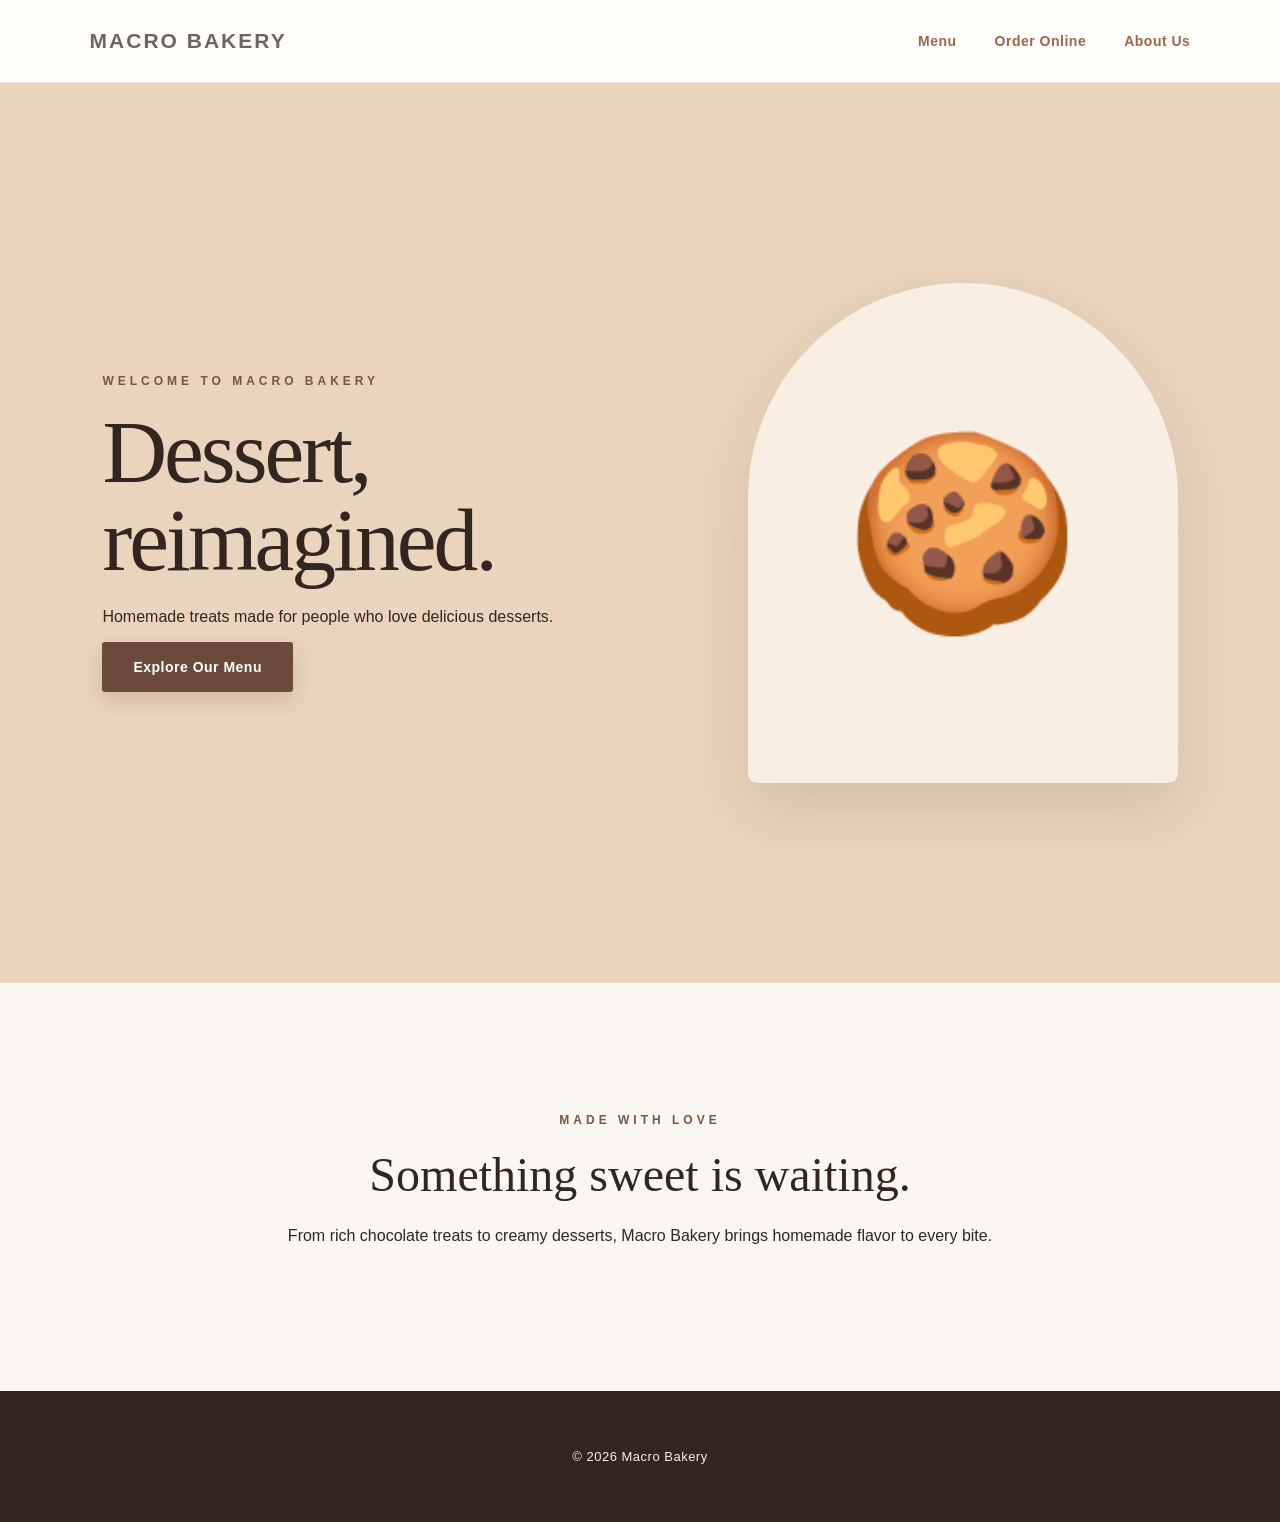
<file: index.html>
<!DOCTYPE html>
<html lang="en">

<head>
    <meta charset="UTF-8">
    <meta name="viewport" content="width=device-width, initial-scale=1.0">
    <title>Macro Bakery</title>
    <link rel="stylesheet" href="style.css">
</head>

<body>

    <nav>
        <div class="logo">
            <a href="index.html">MACRO BAKERY</a>
        </div>

        <div class="nav-links">
            <a href="menu.html">Menu</a>
            <a href="order.html">Order Online</a>
            <a href="about.html">About Us</a>
        </div>
    </nav>

    <section class="home-hero">
        <div class="home-content">
            <p class="small-title">WELCOME TO MACRO BAKERY</p>

            <h1>
                Dessert,<br>
                reimagined.
            </h1>

            <p>
                Homemade treats made for people who love
                delicious desserts.
            </p>

            <a href="menu.html" class="main-button">
                Explore Our Menu
            </a>
        </div>

        <div class="hero-decoration">
            🍪
        </div>
    </section>

    <section class="home-intro">
        <p class="small-title">MADE WITH LOVE</p>

        <h2>Something sweet is waiting.</h2>

        <p>
            From rich chocolate treats to creamy desserts,
            Macro Bakery brings homemade flavor to every bite.
        </p>
    </section>

    <footer>
        <p>© 2026 Macro Bakery</p>
    </footer>

</body>

</html>
</file>
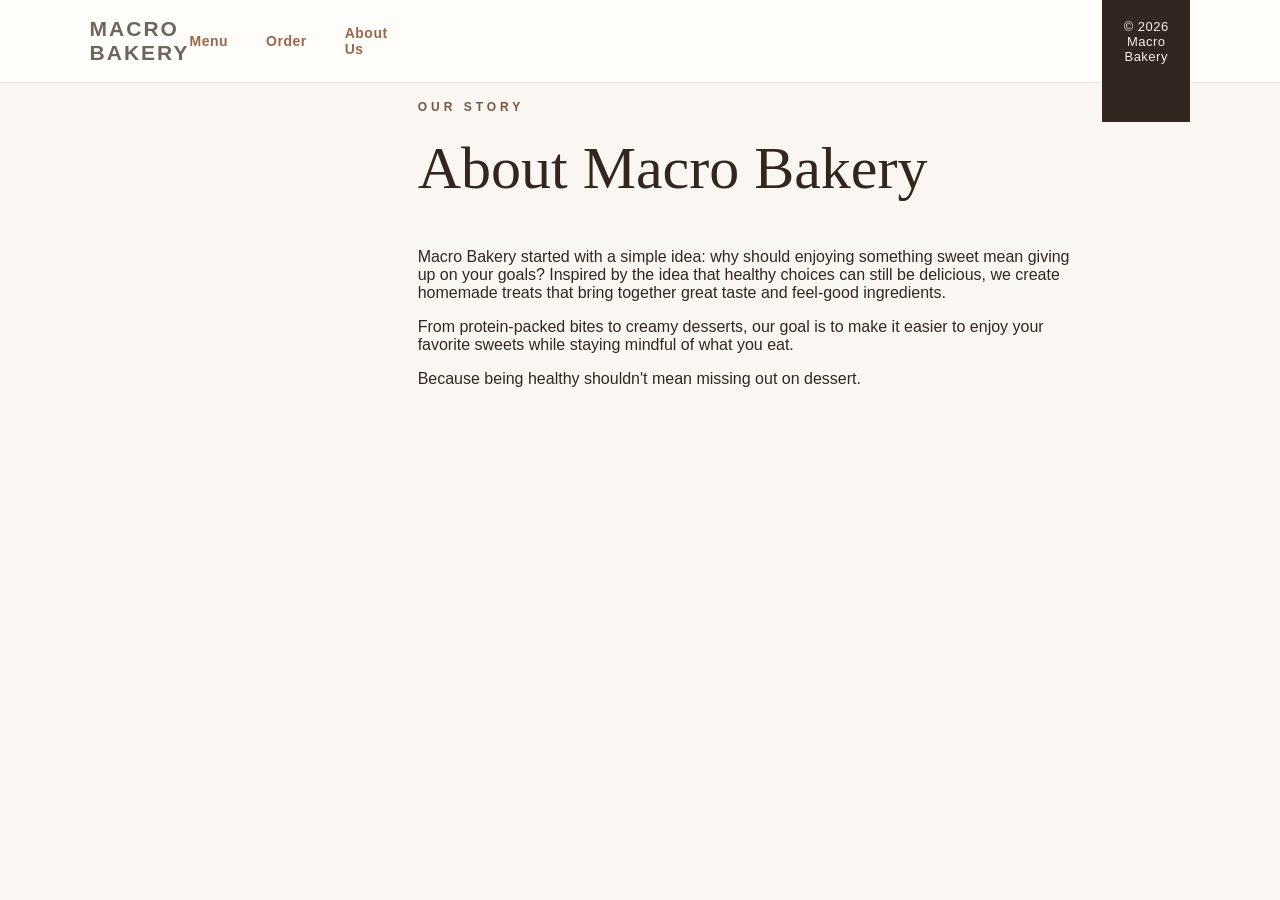
<file: about.html>
<!DOCTYPE html>
<html lang="en">

<head>
    <meta charset="UTF-8">
    <meta name="viewport" content="width=device-width, initial-scale=1.0">
    <title>About Us | Macro Bakery</title>
    <link rel="stylesheet" href="style.css">
</head>

<body>

    <nav>
        <div class="logo">
            <a href="index.html">MACRO BAKERY</a>
        </div>

        <div class="nav-links">
    <a href="menu.html">Menu</a>
    <a href="order.html">Order</a>
    <a href="about.html">About Us</a>
</div>


    <main class="about-page">

        <p class="small-title">OUR STORY</p>

        <h1>About Macro Bakery</h1>

        <p>
            Macro Bakery started with a simple idea: why should
            enjoying something sweet mean giving up on your goals?
            Inspired by the idea that healthy choices can still be
            delicious, we create homemade treats that bring together
            great taste and feel-good ingredients.
        </p>

        <p>
            From protein-packed bites to creamy desserts, our goal
            is to make it easier to enjoy your favorite sweets while
            staying mindful of what you eat.
        </p>

        <p>
            Because being healthy shouldn't mean missing out on dessert.
        </p>

    </main>


    <footer>
        <p>© 2026 Macro Bakery</p>
    </footer>

</body>

</html>
</file>
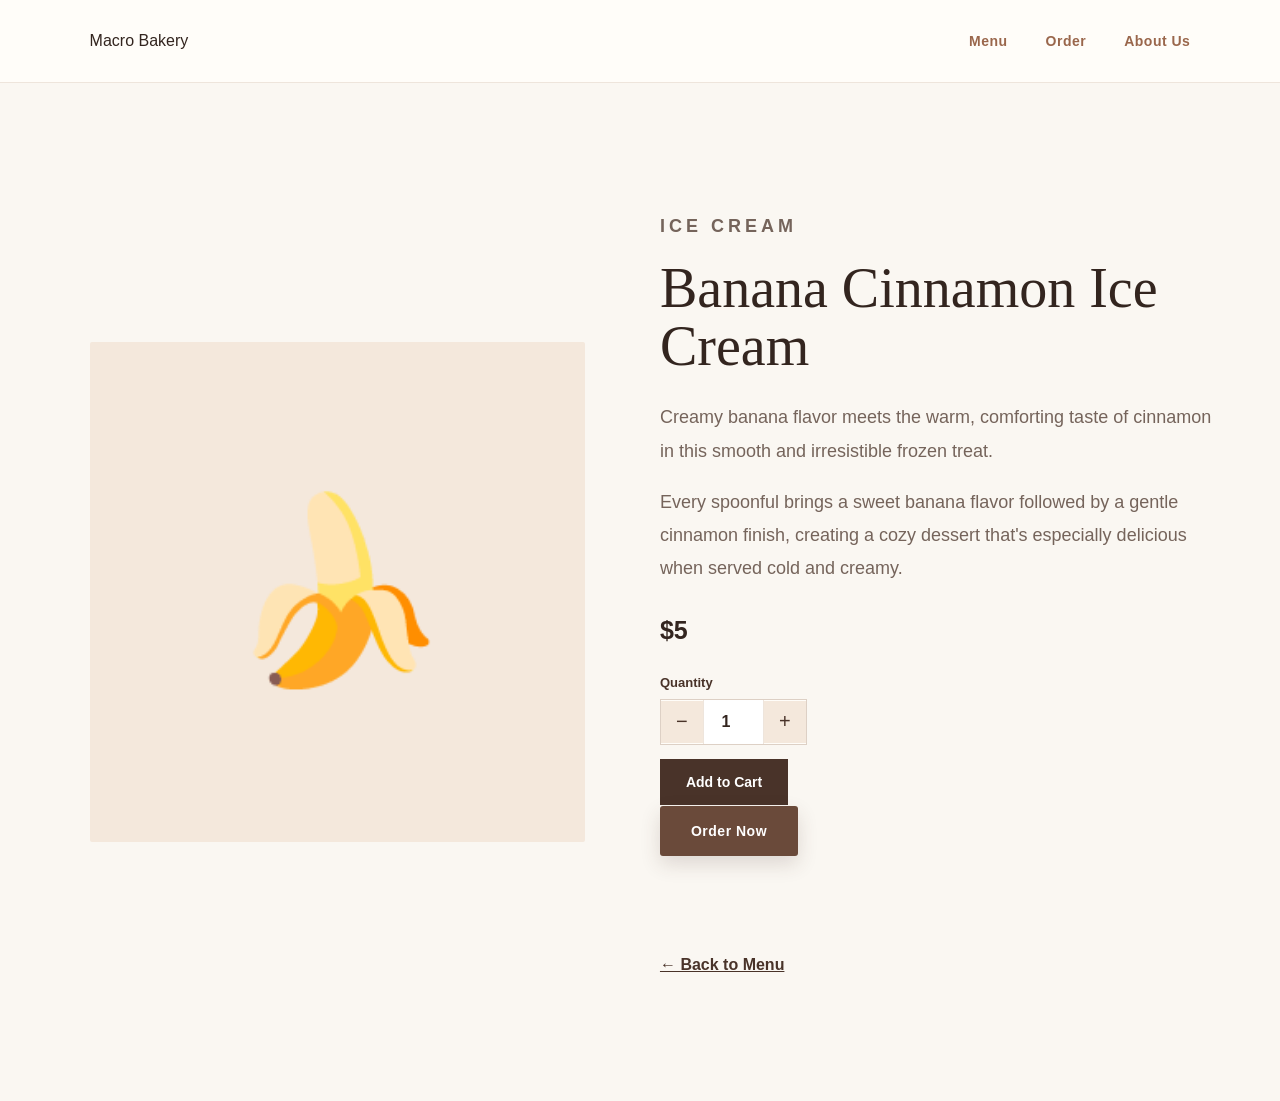
<file: banana-cinnamon.html>
<!DOCTYPE html>
<html>

<head>
    <title>Banana Cinnamon Ice Cream | Macro Bakery</title>
    <link rel="stylesheet" href="style.css">
</head>

<body>

    <nav>
        <div class="logo">Macro Bakery</div>

        <div class="nav-links">
    <a href="menu.html">Menu</a>
    <a href="order.html">Order</a>
    <a href="about.html">About Us</a>
</div>
    </nav>

    <main class="product-page">

        <div class="product-content">

            <div class="product-image">
                🍌
            </div>

            <div class="product-info">

                <p class="small-title">
                    ICE CREAM
                </p>

                <h1>
                    Banana Cinnamon Ice Cream
                </h1>

                <p>
                    Creamy banana flavor meets the warm,
                    comforting taste of cinnamon in this
                    smooth and irresistible frozen treat.
                </p>

                <p>
                    Every spoonful brings a sweet banana
                    flavor followed by a gentle cinnamon
                    finish, creating a cozy dessert that's
                    especially delicious when served cold
                    and creamy.
                </p>

                <h2>$5</h2>
                <div class="quantity-box">
    <label for="quantity">Quantity</label>

    <div class="quantity-controls">
        <button type="button" onclick="changeQuantity(-1)">−</button>

        <input type="number" id="quantity" value="1" min="1">

        <button type="button" onclick="changeQuantity(1)">+</button>
    </div>

    <button class="add-cart-button" onclick="addToCart()">
        Add to Cart
    </button>
</div>
                <a href="order.html" class="main-button">
    Order Now
</a>

                <div style="margin-top: 70px;">
                    <a href="menu.html" class="back-button">
    ← Back to Menu
</a>
                </div>

            </div>

        </div>

    </main>

</body>
<script>
function changeQuantity(amount) {
    const quantity = document.getElementById("quantity");
    let value = Number(quantity.value) + amount;

    if (value < 1) {
        value = 1;
    }

    quantity.value = value;
}

function addToCart() {
    const quantity = Number(document.getElementById("quantity").value);

    let cart = JSON.parse(localStorage.getItem("cart")) || [];

    const existingItem = cart.find(item => item.name === "Banana Cinnamon Ice Cream");

    if (existingItem) {
        existingItem.quantity += quantity;
    } else {
        cart.push({
            name: "Banana Cinnamon Ice Cream",
            price: 5,
            quantity: quantity
        });
    }

    localStorage.setItem("cart", JSON.stringify(cart));

    alert("Added to cart!");
}
</script>
</html>
</file>
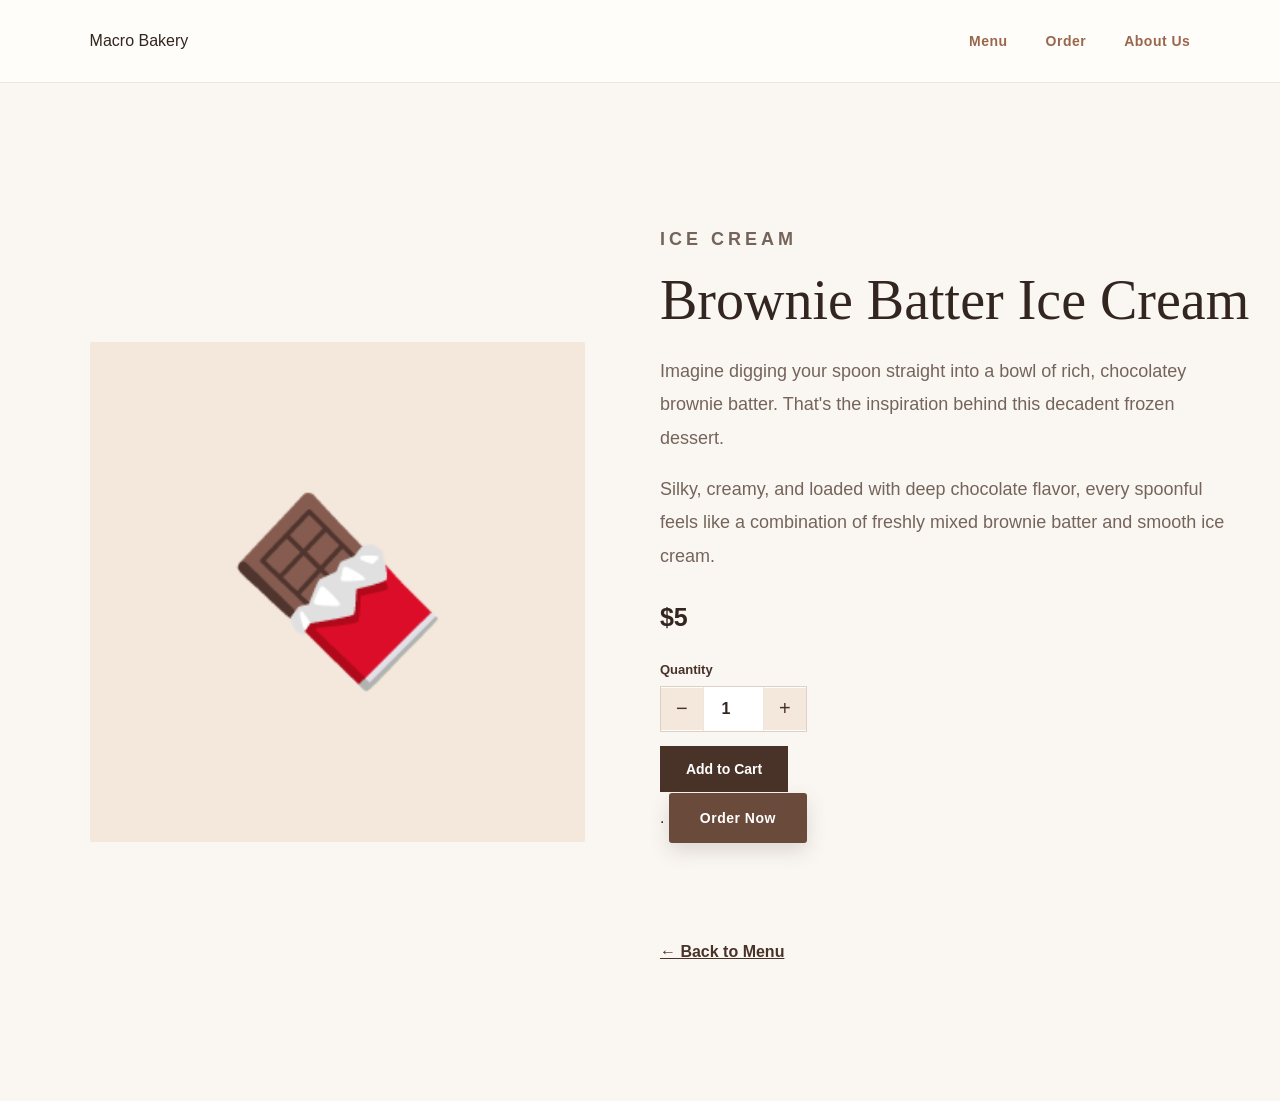
<file: brownie-batter.html>
<!DOCTYPE html>
<html>

<head>
    <title>Brownie Batter Ice Cream | Macro Bakery</title>
    <link rel="stylesheet" href="style.css">
</head>

<body>

    <nav>
        <div class="logo">Macro Bakery</div>

        <div class="nav-links">
    <a href="menu.html">Menu</a>
    <a href="order.html">Order</a>
    <a href="about.html">About Us</a>
</div>
    </nav>

    <main class="product-page">

        <div class="product-content">

            <div class="product-image">
                🍫
            </div>

            <div class="product-info">

                <p class="small-title">
                    ICE CREAM
                </p>

                <h1>
                    Brownie Batter Ice Cream
                </h1>

                <p>
                    Imagine digging your spoon straight into
                    a bowl of rich, chocolatey brownie batter.
                    That's the inspiration behind this
                    decadent frozen dessert.
                </p>

                <p>
                    Silky, creamy, and loaded with deep
                    chocolate flavor, every spoonful feels
                    like a combination of freshly mixed
                    brownie batter and smooth ice cream.
                </p>

                <h2>$5</h2>
                <div class="quantity-box">
    <label for="quantity">Quantity</label>

    <div class="quantity-controls">
        <button type="button" onclick="changeQuantity(-1)">−</button>

        <input type="number" id="quantity" value="1" min="1">

        <button type="button" onclick="changeQuantity(1)">+</button>
    </div>

    <button class="add-cart-button" onclick="addToCart()">
        Add to Cart
    </button>
</div>.       
               <a href="order.html" class="main-button">
    Order Now
</a>

                <div style="margin-top: 70px;">
                    <a href="menu.html" class="back-button">
    ← Back to Menu
</a>
                </div>

            </div>

        </div>

    </main>

</body>
<script>
function changeQuantity(amount) {
    const quantity = document.getElementById("quantity");
    let value = Number(quantity.value) + amount;

    if (value < 1) {
        value = 1;
    }

    quantity.value = value;
}

function addToCart() {
    const quantity = Number(document.getElementById("quantity").value);

    let cart = JSON.parse(localStorage.getItem("cart")) || [];

    const existingItem = cart.find(item => item.name === "Brownie Batter Ice Cream");

    if (existingItem) {
        existingItem.quantity += quantity;
    } else {
        cart.push({
            name: "Brownie Batter Ice Cream",
            price: 5,
            quantity: quantity
        });
    }

    localStorage.setItem("cart", JSON.stringify(cart));

    alert("Added to cart!");
}
</script>
</html>
</file>
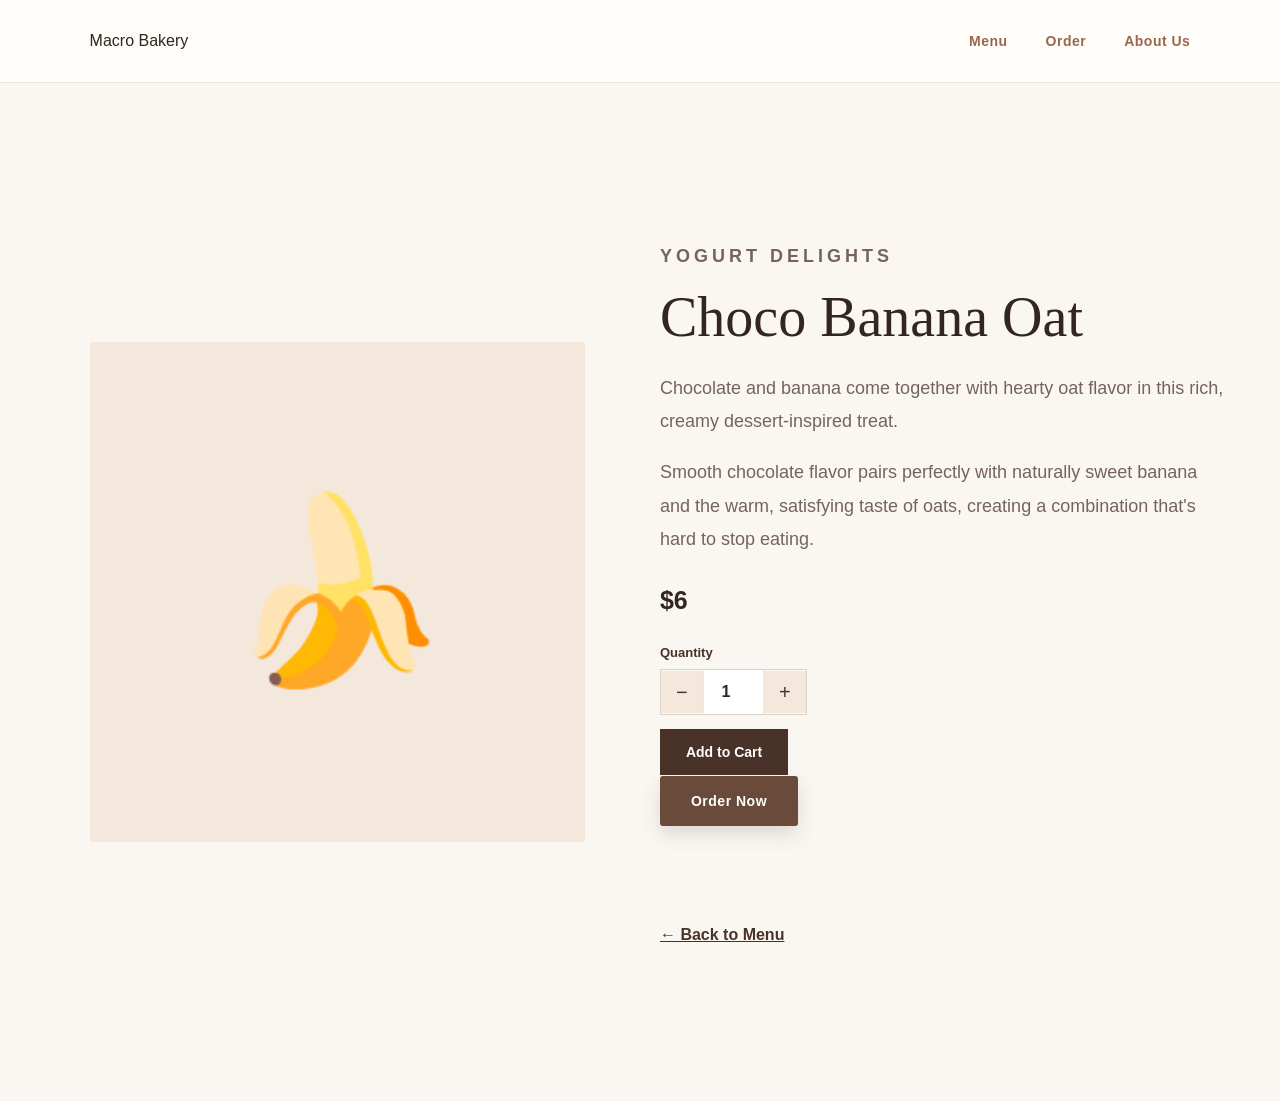
<file: choco-banana-oat.html>
<!DOCTYPE html>
<html>

<head>
    <title>Choco Banana Oat | Macro Bakery</title>
    <link rel="stylesheet" href="style.css">
</head>

<body>

    <nav>
        <div class="logo">Macro Bakery</div>

        <div class="nav-links">
    <a href="menu.html">Menu</a>
    <a href="order.html">Order</a>
    <a href="about.html">About Us</a>
</div>
    </nav>

    <main class="product-page">

        <div class="product-content">

            <div class="product-image">
                🍌
            </div>

            <div class="product-info">

                <p class="small-title">
                    YOGURT DELIGHTS
                </p>

                <h1>
                    Choco Banana Oat
                </h1>

                <p>
                    Chocolate and banana come together with
                    hearty oat flavor in this rich, creamy
                    dessert-inspired treat.
                </p>

                <p>
                    Smooth chocolate flavor pairs perfectly
                    with naturally sweet banana and the warm,
                    satisfying taste of oats, creating a
                    combination that's hard to stop eating.
                </p>

                <h2>$6</h2>
                <div class="quantity-box">
    <label for="quantity">Quantity</label>

    <div class="quantity-controls">
        <button type="button" onclick="changeQuantity(-1)">−</button>

        <input type="number" id="quantity" value="1" min="1">

        <button type="button" onclick="changeQuantity(1)">+</button>
    </div>

    <button class="add-cart-button" onclick="addToCart()">
        Add to Cart
    </button>
</div>
               <a href="order.html" class="main-button">
    Order Now
</a>
                <div style="margin-top: 70px;">
                    <a href="menu.html" class="back-button">
    ← Back to Menu
</a>
                </div>

            </div>

        </div>

    </main>

</body>
<script>
function changeQuantity(amount) {
    const quantity = document.getElementById("quantity");
    let value = Number(quantity.value) + amount;

    if (value < 1) {
        value = 1;
    }

    quantity.value = value;
}

function addToCart() {
    const quantity = Number(document.getElementById("quantity").value);

    let cart = JSON.parse(localStorage.getItem("cart")) || [];

    const existingItem = cart.find(item => item.name === "Choco Banana Oat");

    if (existingItem) {
        existingItem.quantity += quantity;
    } else {
        cart.push({
            name: "Choco Banana Oat",
            price: 6,
            quantity: quantity
        });
    }

    localStorage.setItem("cart", JSON.stringify(cart));

    alert("Added to cart!");
}
</script>
</file>
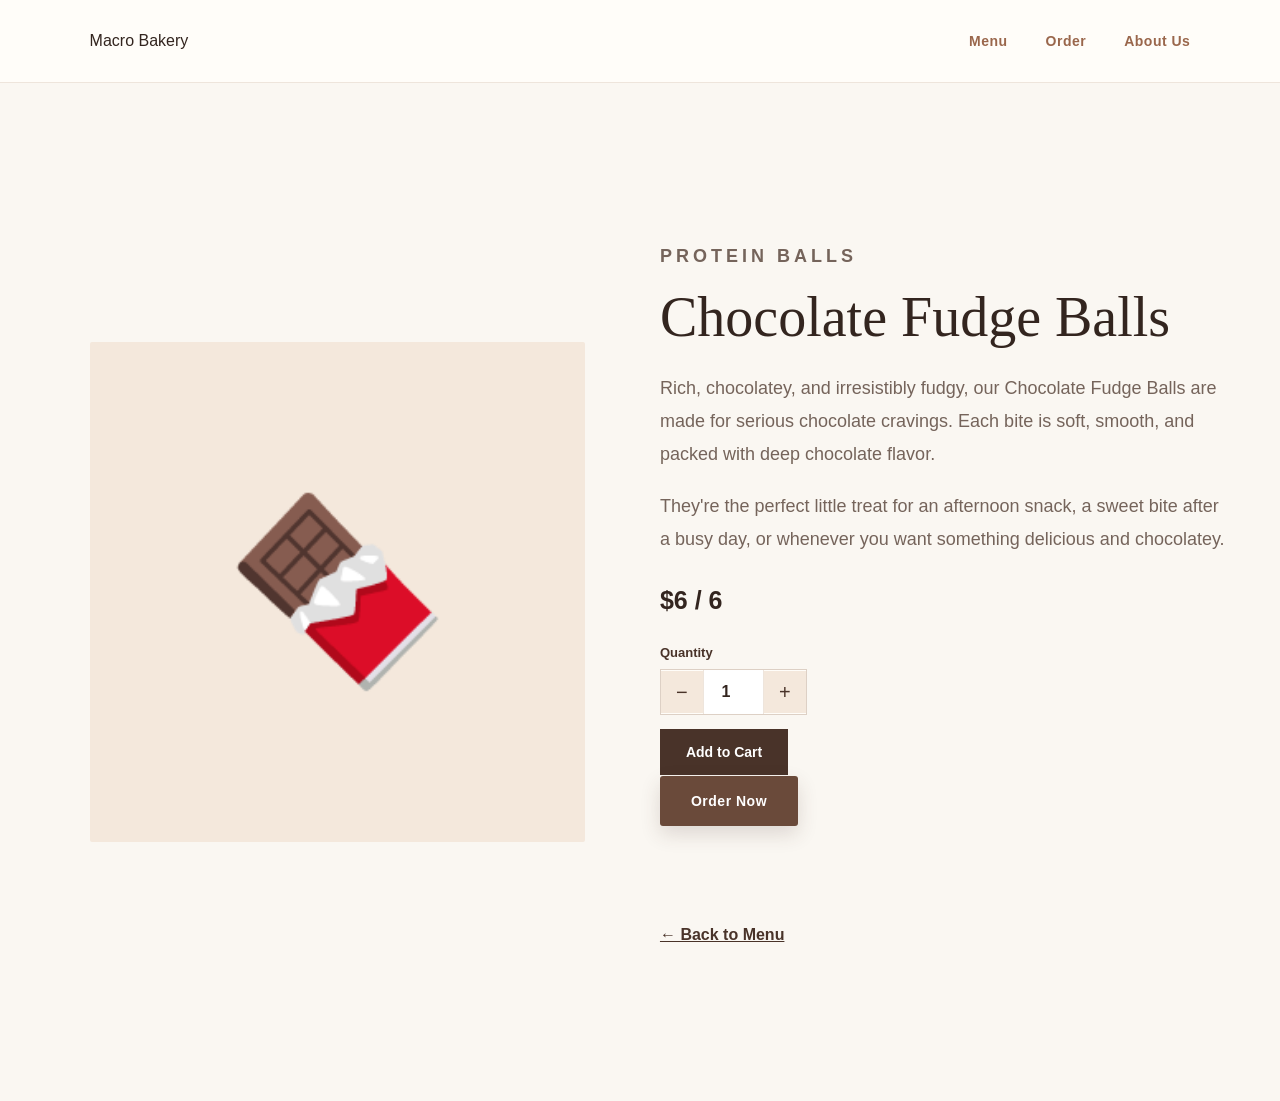
<file: chocolate-fudge.html>
<!DOCTYPE html>
<html>

<head>
    <title>Chocolate Fudge Balls | Macro Bakery</title>
    <link rel="stylesheet" href="style.css">
</head>

<body>

    <nav>
        <div class="logo">Macro Bakery</div>

        <div class="nav-links">
    <a href="menu.html">Menu</a>
    <a href="order.html">Order</a>
    <a href="about.html">About Us</a>
</div>
    </nav>

    <main class="product-page">

        <div class="product-content">

            <div class="product-image">
                🍫
            </div>

            <div class="product-info">

                <p class="small-title">
                    PROTEIN BALLS
                </p>

                <h1>
                    Chocolate Fudge Balls
                </h1>

                <p>
                    Rich, chocolatey, and irresistibly fudgy,
                    our Chocolate Fudge Balls are made for
                    serious chocolate cravings. Each bite is
                    soft, smooth, and packed with deep
                    chocolate flavor.
                </p>

                <p>
                    They're the perfect little treat for an
                    afternoon snack, a sweet bite after a busy
                    day, or whenever you want something
                    delicious and chocolatey.
                </p>

                <h2>$6 / 6</h2>
                <div class="quantity-box">
    <label for="quantity">Quantity</label>

    <div class="quantity-controls">
        <button type="button" onclick="changeQuantity(-1)">−</button>

        <input type="number" id="quantity" value="1" min="1">

        <button type="button" onclick="changeQuantity(1)">+</button>
    </div>

    <button class="add-cart-button" onclick="addToCart()">
        Add to Cart
    </button>
</div>

<a href="order.html" class="main-button">
    Order Now
</a>

<div style="margin-top: 70px;">
    <a href="menu.html" class="back-button">
    ← Back to Menu
</a>
</div>

            </div>

        </div>

    </main>

</body>
<script>
function changeQuantity(amount) {
    const quantity = document.getElementById("quantity");
    let value = Number(quantity.value) + amount;

    if (value < 1) {
        value = 1;
    }

    quantity.value = value;
}

function addToCart() {
    const quantity = Number(document.getElementById("quantity").value);

    let cart = JSON.parse(localStorage.getItem("cart")) || [];

    const existingItem = cart.find(item => item.name === "Chocolate Fudge Balls");

    if (existingItem) {
        existingItem.quantity += quantity;
    } else {
        cart.push({
            name: "Chocolate Fudge Balls",
            price: 6,
            quantity: quantity
        });
    }

    localStorage.setItem("cart", JSON.stringify(cart));

    alert("Added to cart!");
}
</script>

</html>
</file>
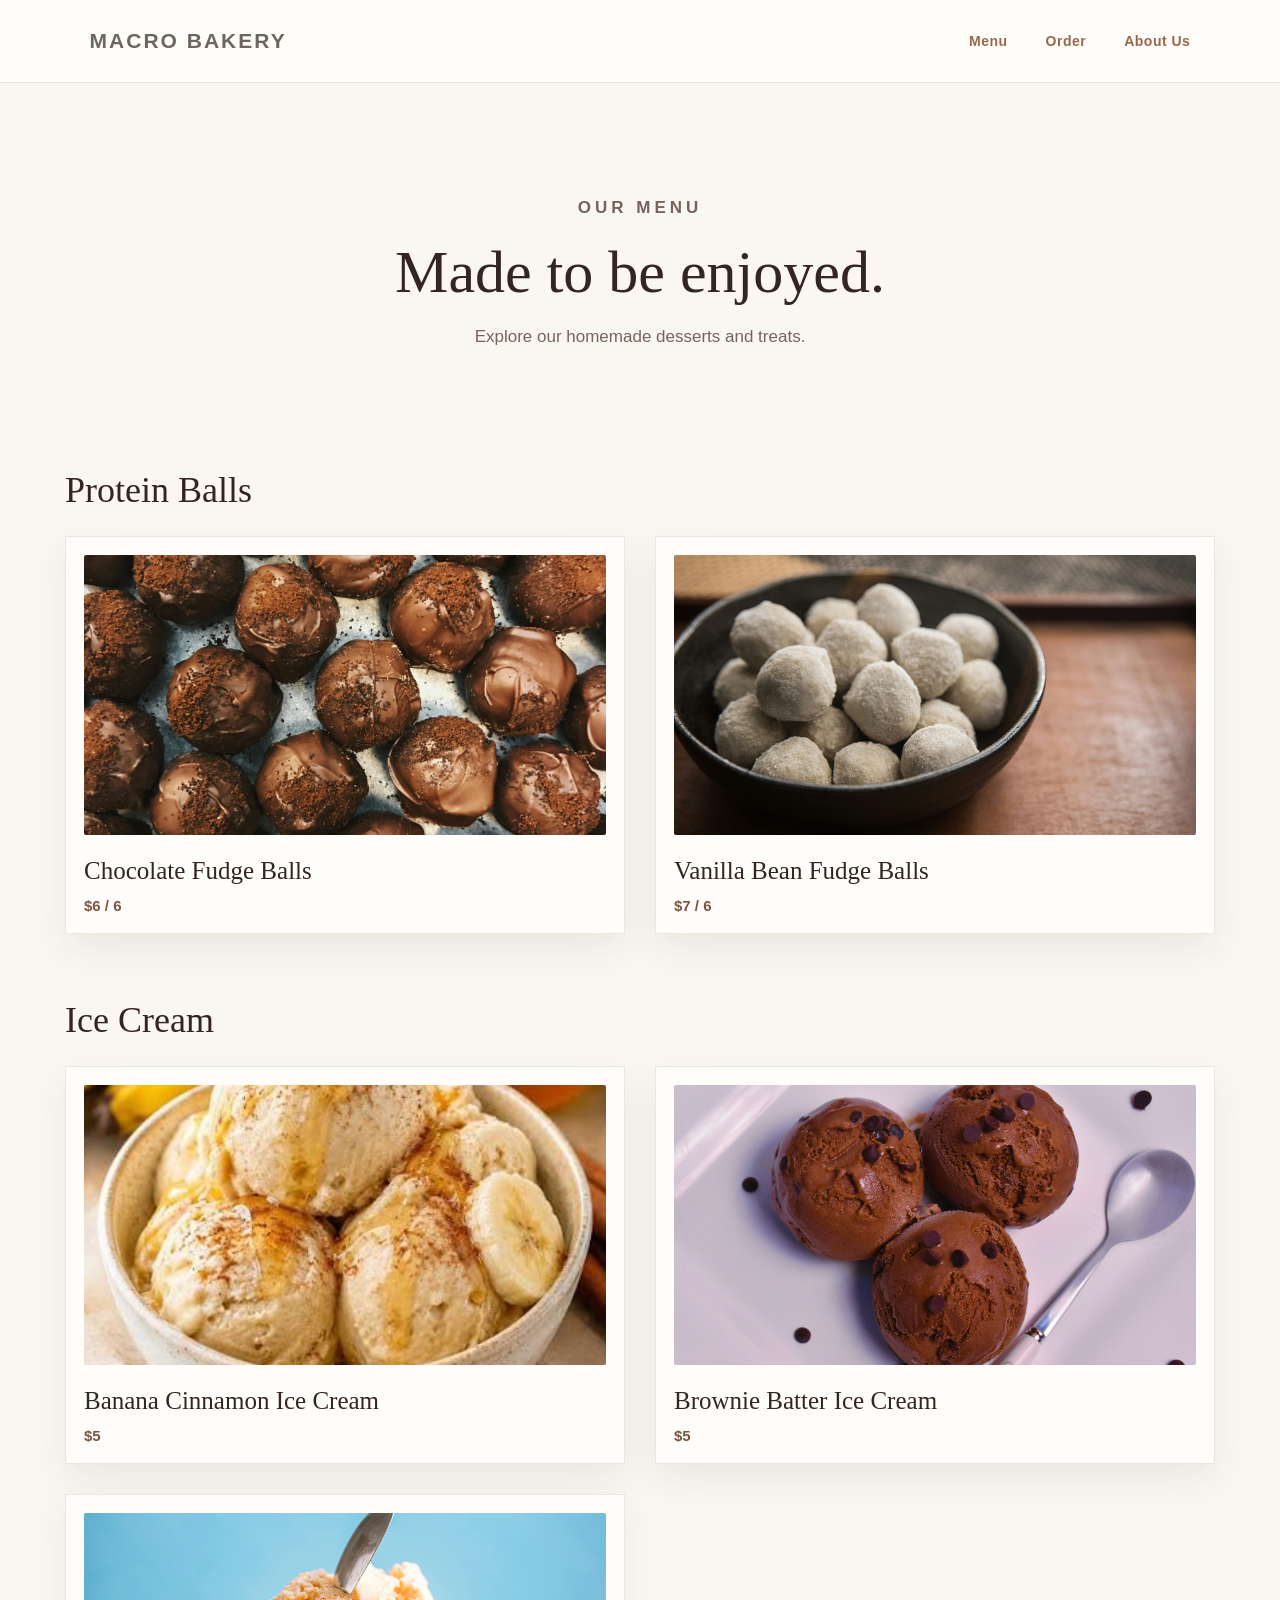
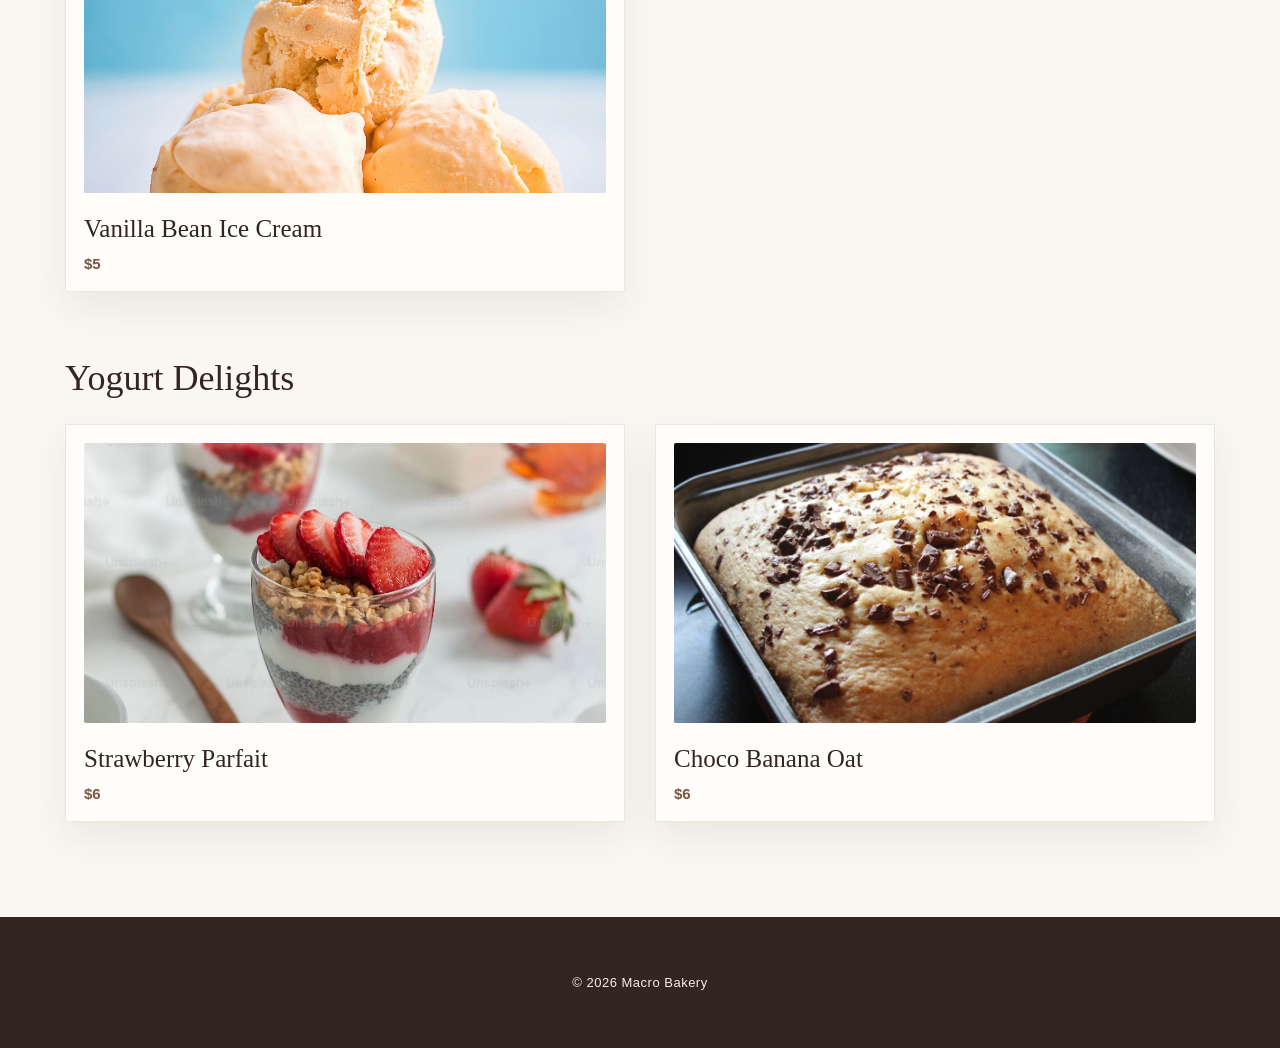
<file: menu.html>
<!DOCTYPE html>
<html lang="en">

<head>
    <meta charset="UTF-8">
    <meta name="viewport" content="width=device-width, initial-scale=1.0">
    <title>Menu | Macro Bakery</title>
    <link rel="stylesheet" href="style.css">
</head>

<body>

    <nav>
        <div class="logo">
            <a href="index.html">MACRO BAKERY</a>
        </div>

        <div class="nav-links">
    <a href="menu.html">Menu</a>
    <a href="order.html">Order</a>
    <a href="about.html">About Us</a>
</div>
    </nav>


    <main>

        <div class="menu-heading">
            <p class="small-title">OUR MENU</p>
            <h1>Made to be enjoyed.</h1>
            <p>
                Explore our homemade desserts and treats.
            </p>
        </div>


        <h2>Protein Balls</h2>

        <div class="food-grid">

            <div class="food">

                <a href="chocolate-fudge.html">
                    <div class="food-image">
    <img src="chocolate fudge.jpg" alt="Chocolate Fudge Balls">
</div>
                </a>

                <a href="chocolate-fudge.html" class="food-name">
                    Chocolate Fudge Balls
                </a>

                <strong>$6 / 6</strong>

            </div>


            <div class="food">

                <a href="vanilla-fudge.html">
                    <div class="food-image">
    <img src="vanilla-balls.jpg" alt="Vanilla Bean Fudge Balls">
</div>
                </a>

                <a href="vanilla-fudge.html" class="food-name">
                    Vanilla Bean Fudge Balls
                </a>

                <strong>$7 / 6</strong>

            </div>

        </div>


        <h2>Ice Cream</h2>

        <div class="food-grid">

            <div class="food">

                <a href="banana-cinnamon.html">
                    <div class="food-image">
    <img src="banana cinnamon.jpg" alt="Banana Cinnamon Ice Cream">
</div>
                </a>

                <a href="banana-cinnamon.html" class="food-name">
                    Banana Cinnamon Ice Cream
                </a>

                <strong>$5</strong>

            </div>


            <div class="food">

                <a href="brownie-batter.html">
                   <div class="food-image">
    <img src="brownie batter.jpg" alt="Brownie Batter Ice Cream">
</div>
                </a>

                <a href="brownie-batter.html" class="food-name">
                    Brownie Batter Ice Cream
                </a>

                <strong>$5</strong>

            </div>


            <div class="food">

                <a href="vanilla-ice-cream.html">
                  <div class="food-image">
    <img src="vanilla.jpg" alt="Vanilla Bean Ice Cream">
</div>
                </a>

                <a href="vanilla-ice-cream.html" class="food-name">
                    Vanilla Bean Ice Cream
                </a>

                <strong>$5</strong>

            </div>

        </div>


        <h2>Yogurt Delights</h2>

        <div class="food-grid">

            <div class="food">

                <a href="strawberry-parfait.html">
                    <div class="food-image">
    <img src="strawberry parfait.jpg" alt="Strawberry Parfait">
</div>
                </a>

                <a href="strawberry-parfait.html" class="food-name">
                    Strawberry Parfait
                </a>

                <strong>$6</strong>

            </div>


            <div class="food">

                <a href="choco-banana-oat.html">
                    <div class="food-image">
    <img src="choco banana oat.jpg" alt="Choco Banana Oat">
</div>
                </a>

                <a href="choco-banana-oat.html" class="food-name">
                    Choco Banana Oat
                </a>

                <strong>$6</strong>

            </div>

        </div>

    </main>


    <footer>
        <p>© 2026 Macro Bakery</p>
    </footer>

</body>

</html>
</file>
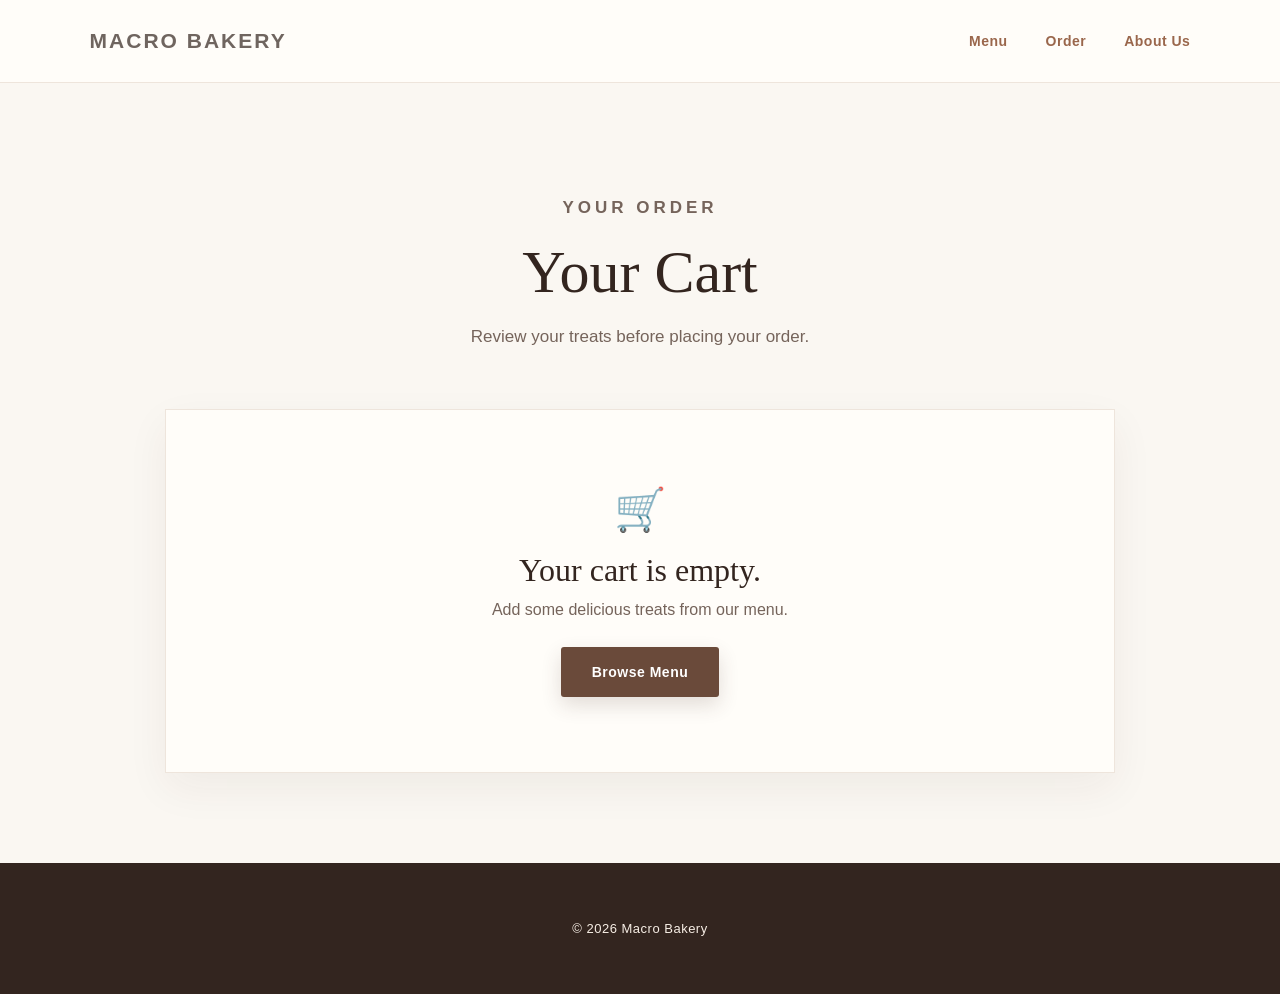
<file: order.html>
<!DOCTYPE html>

<html lang="en">

<head> <meta charset="UTF-8"> <meta name="viewport" content="width=device-width, initial-scale=1.0"> <title>Your Cart | Macro Bakery</title> <link rel="stylesheet" href="style.css"> </head>

<body>

<nav>
    <div class="logo">
        <a href="index.html">MACRO BAKERY</a>
    </div>

    <div class="nav-links">
    <a href="menu.html">Menu</a>
    <a href="order.html">Order</a>
    <a href="about.html">About Us</a>
</div>
</nav>

<main class="cart-page">

    <div class="menu-heading">
        <p class="small-title">YOUR ORDER</p>
        <h1>Your Cart</h1>
        <p>Review your treats before placing your order.</p>
    </div>

    <div id="cart-container"></div>

</main>

<footer>
    <p>© 2026 Macro Bakery</p>
</footer>


<script>

    function loadCart() {

        const cart = JSON.parse(localStorage.getItem("cart")) || [];

        const container = document.getElementById("cart-container");

        if (cart.length === 0) {

            container.innerHTML = `
                <div class="empty-cart">
                    <div class="empty-cart-icon">🛒</div>

                    <h2>Your cart is empty.</h2>

                    <p>
                        Add some delicious treats from our menu.
                    </p>

                    <a href="menu.html" class="main-button">
                        Browse Menu
                    </a>
                </div>
            `;

            return;
        }


        let total = 0;

        let cartHTML = `
            <div class="cart-box">

                <div class="cart-heading-row">
                    <div>
                        <p class="small-title">YOUR TREATS</p>
                        <h2>Your Items</h2>
                    </div>
                </div>
        `;


        cart.forEach((item, index) => {

            const itemTotal = item.price * item.quantity;

            total += itemTotal;

            cartHTML += `
                <div class="cart-item">

                    <div class="cart-item-info">
                        <h3>${item.name}</h3>
                        <p>$${item.price.toFixed(2)} each</p>
                    </div>

                    <div class="cart-quantity">

                        <button
                            type="button"
                            onclick="changeCartQuantity(${index}, -1)"
                            aria-label="Decrease quantity">
                            −
                        </button>

                        <span>${item.quantity}</span>

                        <button
                            type="button"
                            onclick="changeCartQuantity(${index}, 1)"
                            aria-label="Increase quantity">
                            +
                        </button>

                    </div>

                    <div class="cart-item-total">
                        $${itemTotal.toFixed(2)}
                    </div>

                    <button
                        type="button"
                        class="remove-button"
                        onclick="removeItem(${index})">
                        Remove
                    </button>

                </div>
            `;

        });


        cartHTML += `

                <div class="cart-total">

                    <span>Total</span>

                    <strong>
                        $${total.toFixed(2)}
                    </strong>

                </div>

            </div>


            <div class="checkout-section">

                <div class="checkout-heading">
                    <p class="small-title">ALMOST THERE</p>
                    <h2>Checkout</h2>
                    <p>
                        Enter your details and choose when
                        you'd like to pick up your order.
                    </p>
                </div>

                <form id="checkout-form">

                    <label for="customer-name">
                        Name
                    </label>

                    <input
                        type="text"
                        id="customer-name"
                        placeholder="Your name"
                        autocomplete="name"
                        required
                    >


                    <label for="contact">
                        Contact
                    </label>

                    <input
                        type="text"
                        id="contact"
                        placeholder="Phone or email"
                        autocomplete="email"
                        required
                    >


                    <div class="pickup-grid">

                        <div>

                            <label for="pickup-day">
                                Preferred pickup day
                            </label>

                            <select
                                id="pickup-day"
                                required>
                                <option value="">
                                    Select a day
                                </option>
                            </select>

                        </div>


                        <div>

                            <label for="pickup-time">
                                Preferred pickup time
                            </label>

                            <select
                                id="pickup-time"
                                required>

                                <option value="">
                                    Select a time
                                </option>

                                <option value="10:00 AM">10:00 AM</option>
                                <option value="10:30 AM">10:30 AM</option>
                                <option value="11:00 AM">11:00 AM</option>
                                <option value="11:30 AM">11:30 AM</option>
                                <option value="12:00 PM">12:00 PM</option>
                                <option value="12:30 PM">12:30 PM</option>
                                <option value="1:00 PM">1:00 PM</option>
                                <option value="1:30 PM">1:30 PM</option>
                                <option value="2:00 PM">2:00 PM</option>
                                <option value="2:30 PM">2:30 PM</option>
                                <option value="3:00 PM">3:00 PM</option>
                                <option value="3:30 PM">3:30 PM</option>
                                <option value="4:00 PM">4:00 PM</option>
                                <option value="4:30 PM">4:30 PM</option>
                                <option value="5:00 PM">5:00 PM</option>
                                <option value="5:30 PM">5:30 PM</option>
                                <option value="6:00 PM">6:00 PM</option>
                                <option value="6:30 PM">6:30 PM</option>
                                <option value="7:00 PM">7:00 PM</option>
                            </select>

                        </div>

                    </div>


                    <label for="notes">
                        Special requests
                    </label>

                    <textarea
                        id="notes"
                        placeholder="Anything we should know?"
                    ></textarea>


                    <button
                        type="submit"
                        class="main-button checkout-button">
                        Place Order
                    </button>

                </form>

            </div>

        `;


        container.innerHTML = cartHTML;

        setupPickupDays();

        document
            .getElementById("checkout-form")
            .addEventListener("submit", placeOrder);

    }


    function setupPickupDays() {

        const select = document.getElementById("pickup-day");

        const today = new Date();

        /*
         * Creates the next 30 available pickup days.
         * The year is NOT displayed to the customer.
         */

        for (let i = 0; i < 30; i++) {

            const date = new Date(today);

            date.setDate(today.getDate() + i);

            const month = date.toLocaleString("en-US", {
                month: "long"
            });

            const day = date.getDate();

            const value =
                date.getFullYear() +
                "-" +
                String(date.getMonth() + 1).padStart(2, "0") +
                "-" +
                String(day).padStart(2, "0");

            const option = document.createElement("option");

            option.value = value;

            option.textContent = `${month} ${day}`;

            select.appendChild(option);
        }

    }


    function changeCartQuantity(index, amount) {

        let cart =
            JSON.parse(localStorage.getItem("cart")) || [];

        cart[index].quantity += amount;


        if (cart[index].quantity < 1) {

            cart.splice(index, 1);

        }


        localStorage.setItem(
            "cart",
            JSON.stringify(cart)
        );

        loadCart();

    }


    function removeItem(index) {

        let cart =
            JSON.parse(localStorage.getItem("cart")) || [];

        cart.splice(index, 1);

        localStorage.setItem(
            "cart",
            JSON.stringify(cart)
        );

        loadCart();

    }


    function placeOrder(event) {

        event.preventDefault();

        const name =
            document.getElementById("customer-name").value;

        const pickupDay =
            document.getElementById("pickup-day");

        const pickupTime =
            document.getElementById("pickup-time");

        const selectedDay =
            pickupDay.options[pickupDay.selectedIndex].text;

        const selectedTime =
            pickupTime.value;


        /*
         * This is where you could later connect
         * the order to an email, database, etc.
         */

        showOrderNotification(
            name,
            selectedDay,
            selectedTime
        );


        localStorage.removeItem("cart");

        setTimeout(() => {
            loadCart();
        }, 3200);

    }


    function showOrderNotification(
        name,
        pickupDay,
        pickupTime
    ) {

        const notification =
            document.createElement("div");

        notification.className =
            "cart-notification order-success";

        notification.innerHTML = `

            <div class="cart-check">
                ✓
            </div>

            <div>

                <strong>
                    Order Submitted
                </strong>

                <span>
                    Thanks, ${name}! Pickup: ${pickupDay} at ${pickupTime}.
                </span>

            </div>

        `;

        document.body.appendChild(notification);


        setTimeout(() => {

            notification.classList.add("hide");

        }, 2800);


        setTimeout(() => {

            notification.remove();

        }, 3400);

    }


    loadCart();

</script>

</body>

</html>
</file>
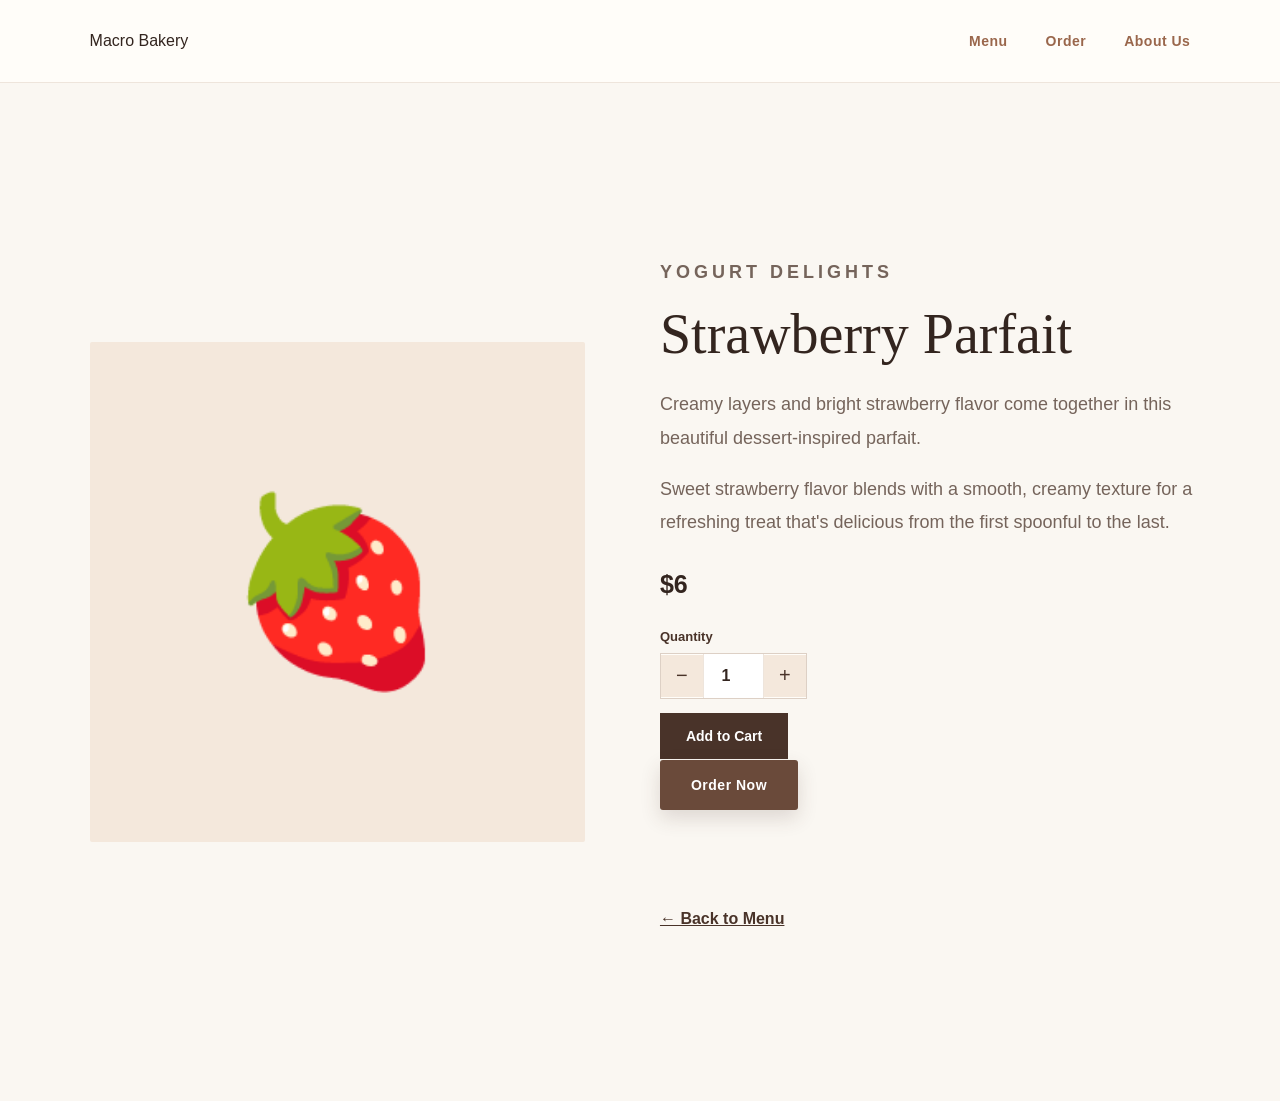
<file: strawberry-parfait.html>
<!DOCTYPE html>
<html>

<head>
    <title>Strawberry Parfait | Macro Bakery</title>
    <link rel="stylesheet" href="style.css">
</head>

<body>

    <nav>
        <div class="logo">Macro Bakery</div>

        <div class="nav-links">
    <a href="menu.html">Menu</a>
    <a href="order.html">Order</a>
    <a href="about.html">About Us</a>
</div>
    </nav>

    <main class="product-page">

        <div class="product-content">

            <div class="product-image">
                🍓
            </div>

            <div class="product-info">

                <p class="small-title">
                    YOGURT DELIGHTS
                </p>

                <h1>
                    Strawberry Parfait
                </h1>

                <p>
                    Creamy layers and bright strawberry
                    flavor come together in this beautiful
                    dessert-inspired parfait.
                </p>

                <p>
                    Sweet strawberry flavor blends with a
                    smooth, creamy texture for a refreshing
                    treat that's delicious from the first
                    spoonful to the last.
                </p>

                <h2>$6</h2>
                <div class="quantity-box">
    <label for="quantity">Quantity</label>

    <div class="quantity-controls">
        <button type="button" onclick="changeQuantity(-1)">−</button>

        <input type="number" id="quantity" value="1" min="1">

        <button type="button" onclick="changeQuantity(1)">+</button>
    </div>

    <button class="add-cart-button" onclick="addToCart()">
        Add to Cart
    </button>
</div>
                <a href="order.html" class="main-button">
    Order Now
</a>

                <div style="margin-top: 70px;">
                    <a href="menu.html" class="back-button">
    ← Back to Menu
</a>
                </div>

            </div>

        </div>

    </main>

</body>
<script>
function changeQuantity(amount) {
    const quantity = document.getElementById("quantity");
    let value = Number(quantity.value) + amount;

    if (value < 1) {
        value = 1;
    }

    quantity.value = value;
}

function addToCart() {
    const quantity = Number(document.getElementById("quantity").value);

    let cart = JSON.parse(localStorage.getItem("cart")) || [];

    const existingItem = cart.find(item => item.name === "Strawberry Parfait");

    if (existingItem) {
        existingItem.quantity += quantity;
    } else {
        cart.push({
            name: "Strawberry Parfait",
            price: 6,
            quantity: quantity
        });
    }

    localStorage.setItem("cart", JSON.stringify(cart));

    alert("Added to cart!");
}
</script>
</html>
</file>
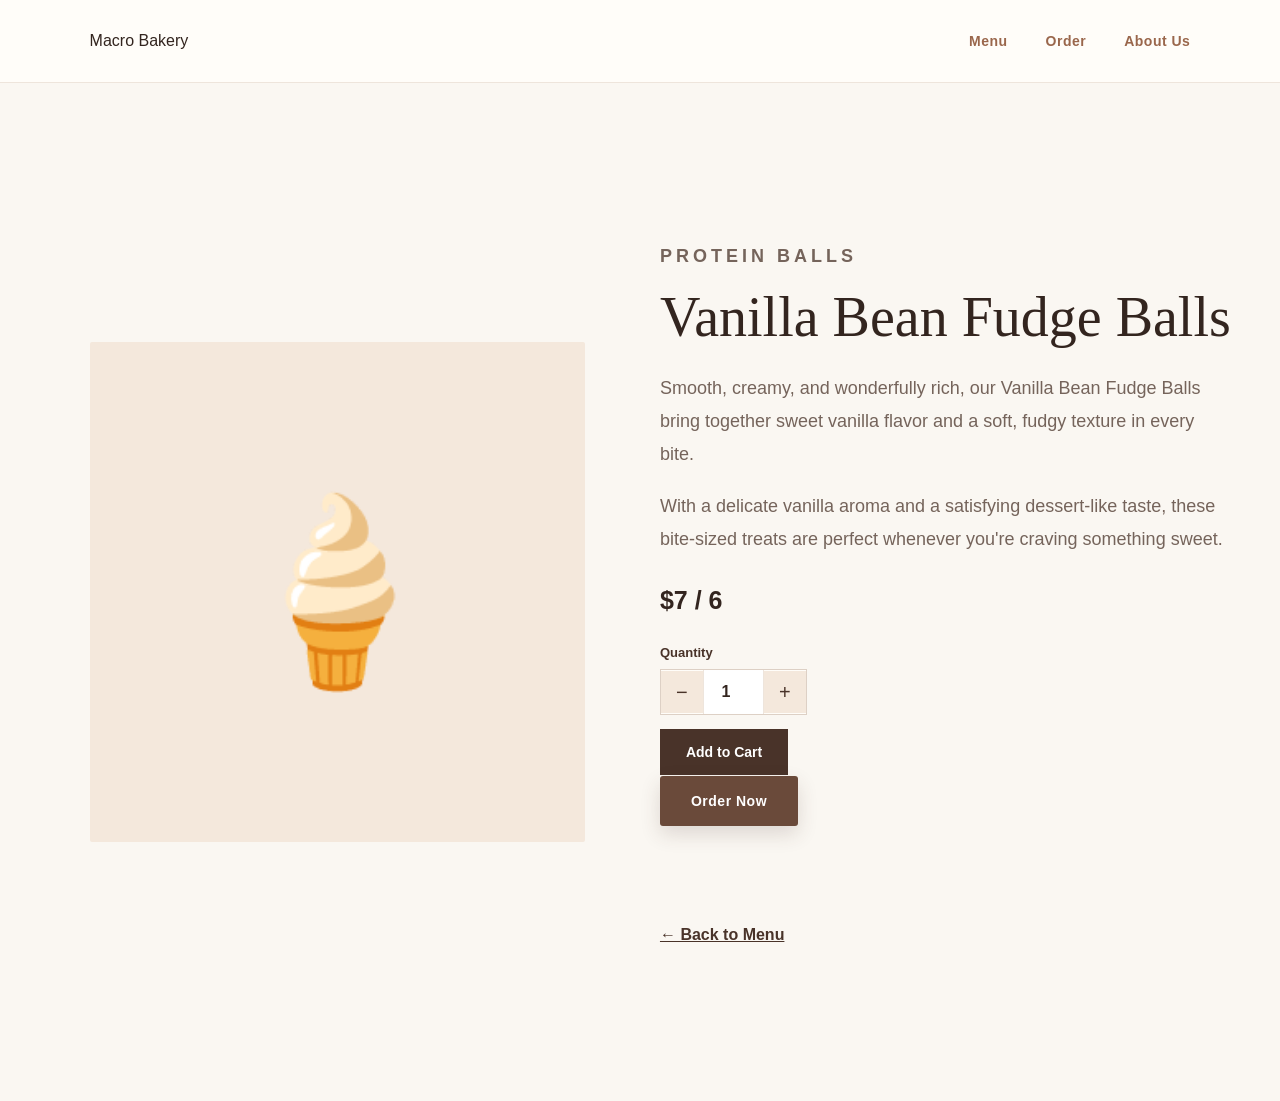
<file: vanilla-fudge.html>
<!DOCTYPE html>
<html>

<head>
    <title>Vanilla Bean Fudge Balls | Macro Bakery</title>
    <link rel="stylesheet" href="style.css">
</head>

<body>

    <nav>
        <div class="logo">Macro Bakery</div>

        <div class="nav-links">
    <a href="menu.html">Menu</a>
    <a href="order.html">Order</a>
    <a href="about.html">About Us</a>
</div>
    </nav>

    <main class="product-page">

        <div class="product-content">

            <div class="product-image">
                🍦
            </div>

            <div class="product-info">

                <p class="small-title">
                    PROTEIN BALLS
                </p>

                <h1>
                    Vanilla Bean Fudge Balls
                </h1>

                <p>
                    Smooth, creamy, and wonderfully rich,
                    our Vanilla Bean Fudge Balls bring
                    together sweet vanilla flavor and a
                    soft, fudgy texture in every bite.
                </p>

                <p>
                    With a delicate vanilla aroma and a
                    satisfying dessert-like taste, these
                    bite-sized treats are perfect whenever
                    you're craving something sweet.
                </p>
                <h2>$7 / 6</h2>
                <div class="quantity-box">
    <label for="quantity">Quantity</label>

    <div class="quantity-controls">
        <button type="button" onclick="changeQuantity(-1)">−</button>

        <input type="number" id="quantity" value="1" min="1">

        <button type="button" onclick="changeQuantity(1)">+</button>
    </div>

    <button class="add-cart-button" onclick="addToCart()">
        Add to Cart
    </button>
</div>

                <a href="order.html" class="main-button">
    Order Now
</a>

                <div style="margin-top: 70px;">
                    <a href="menu.html" class="back-button">
    ← Back to Menu
</a>
                </div>

            </div>

        </div>

    </main>

</body>

</html>
<script>
function changeQuantity(amount) {
    const quantity = document.getElementById("quantity");
    let value = Number(quantity.value) + amount;

    if (value < 1) {
        value = 1;
    }

    quantity.value = value;
}

function addToCart() {
    const quantity = Number(document.getElementById("quantity").value);

    let cart = JSON.parse(localStorage.getItem("cart")) || [];

    const existingItem = cart.find(item => item.name === "Vanilla Bean Fudge Balls");

    if (existingItem) {
        existingItem.quantity += quantity;
    } else {
        cart.push({
            name: "Vanilla Bean Fudge Balls",
            price: 7,
            quantity: quantity
        });
    }

    localStorage.setItem("cart", JSON.stringify(cart));

    alert("Added to cart!");
}
</script>
</file>
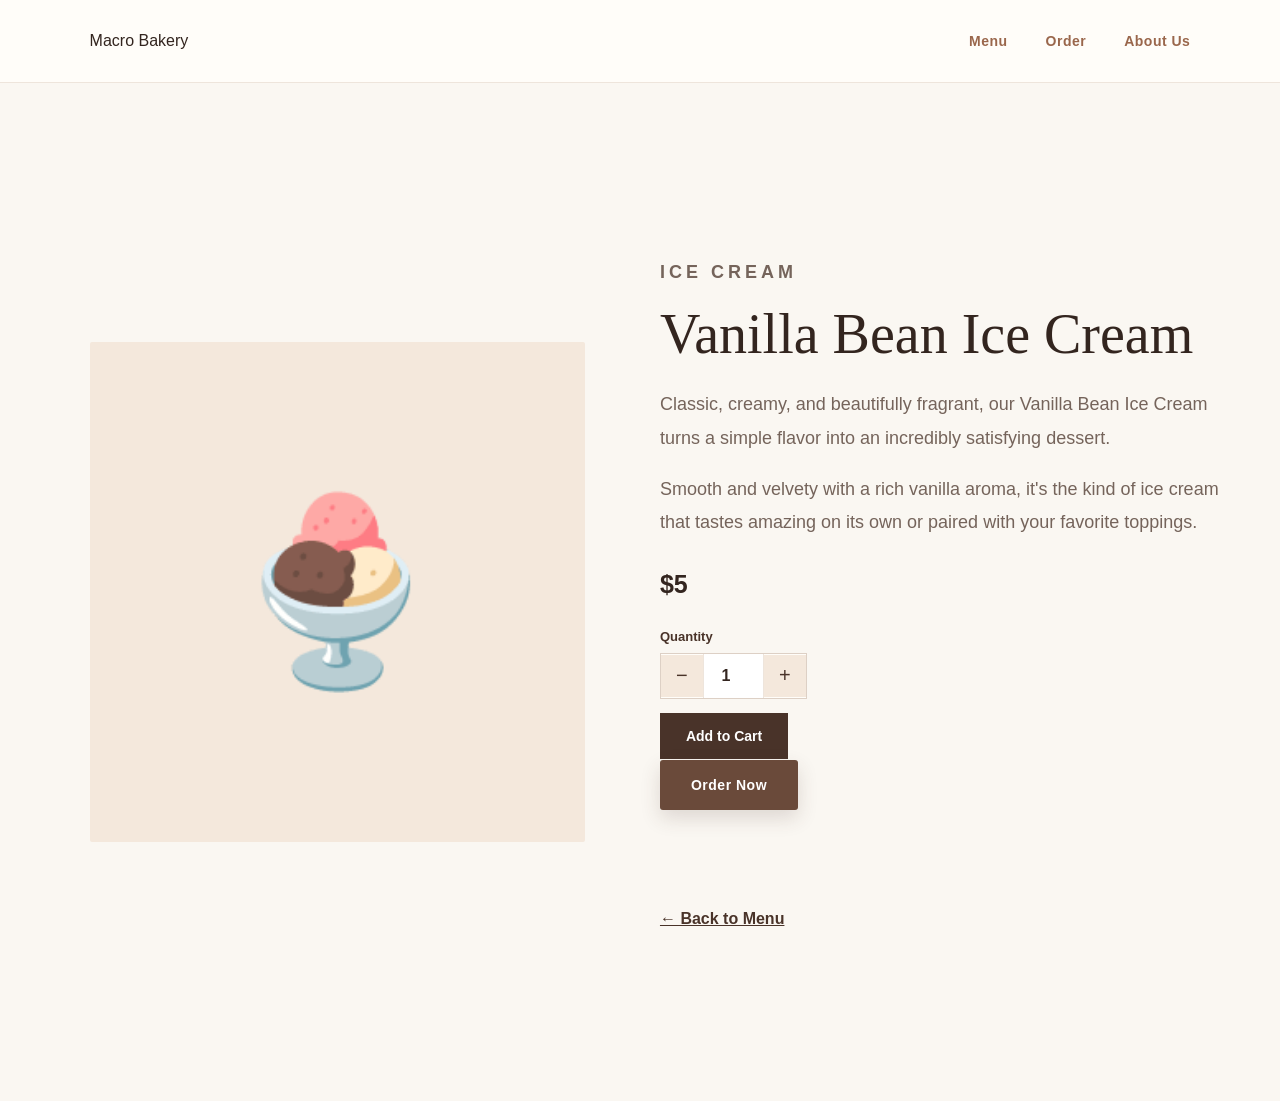
<file: vanilla-ice-cream.html>
<!DOCTYPE html>
<html>

<head>
    <title>Vanilla Bean Ice Cream | Macro Bakery</title>
    <link rel="stylesheet" href="style.css">
</head>

<body>

    <nav>
        <div class="logo">Macro Bakery</div>

        <div class="nav-links">
    <a href="menu.html">Menu</a>
    <a href="order.html">Order</a>
    <a href="about.html">About Us</a>
</div>
    </nav>

    <main class="product-page">

        <div class="product-content">

            <div class="product-image">
                🍨
            </div>

            <div class="product-info">

                <p class="small-title">
                    ICE CREAM
                </p>

                <h1>
                    Vanilla Bean Ice Cream
                </h1>

                <p>
                    Classic, creamy, and beautifully fragrant,
                    our Vanilla Bean Ice Cream turns a simple
                    flavor into an incredibly satisfying
                    dessert.
                </p>

                <p>
                    Smooth and velvety with a rich vanilla
                    aroma, it's the kind of ice cream that
                    tastes amazing on its own or paired with
                    your favorite toppings.
                </p>

                <h2>$5</h2>
                <div class="quantity-box">
    <label for="quantity">Quantity</label>

    <div class="quantity-controls">
        <button type="button" onclick="changeQuantity(-1)">−</button>

        <input type="number" id="quantity" value="1" min="1">

        <button type="button" onclick="changeQuantity(1)">+</button>
    </div>

    <button class="add-cart-button" onclick="addToCart()">
        Add to Cart
    </button>
</div>
                <a href="order.html" class="main-button">
    Order Now
</a>
                <div style="margin-top: 70px;">
                    <a href="menu.html" class="back-button">
    ← Back to Menu
</a>
                </div>

            </div>

        </div>

    </main>

</body>
<script>
function changeQuantity(amount) {
    const quantity = document.getElementById("quantity");
    let value = Number(quantity.value) + amount;

    if (value < 1) {
        value = 1;
    }

    quantity.value = value;
}

function addToCart() {
    const quantity = Number(document.getElementById("quantity").value);

    let cart = JSON.parse(localStorage.getItem("cart")) || [];

    const existingItem = cart.find(item => item.name === "Vanilla Bean Ice Cream");

    if (existingItem) {
        existingItem.quantity += quantity;
    } else {
        cart.push({
            name: "Vanilla Bean Ice Cream",
            price: 5,
            quantity: quantity
        });
    }

    localStorage.setItem("cart", JSON.stringify(cart));

    alert("Added to cart!");
}
</script>
</html>
</file>
<file: style.css>
{
box-sizing: border-box;
}

html {
scroll-behavior: smooth;
}

body {
margin: 0;
font-family: Arial, Helvetica, sans-serif;
background: #faf7f2;
color: #33251f;
-webkit-font-smoothing: antialiased;
}

button,
input,
select,
textarea {
font: inherit;
}

button {
-webkit-tap-highlight-color: transparent;
}

/* =========================
NAVIGATION
========================= */

nav {
height: 82px;
padding: 0 7%;
display: flex;
align-items: center;
justify-content: space-between;
background: rgba(255, 253, 249, 0.96);
border-bottom: 1px solid #eee5dc;
position: sticky;
top: 0;
z-index: 100;
backdrop-filter: blur(10px);
}

.logo a {
color: #33251f;
text-decoration: none;
font-size: 21px;
font-weight: 700;
letter-spacing: 2px;
transition: opacity 0.2s ease;
}

.logo a {
opacity: 0.7;
}

.nav-links {
display: flex;
align-items: center;
gap: 38px;
}

.nav-links a {
position: relative;
color: #4b3a31;
text-decoration: none;
font-size: 14px;
font-weight: 600;
letter-spacing: 0.5px;
transition: color 0.2s ease;
}

.nav-links a::after {
content: "";
position: absolute;
left: 0;
bottom: -7px;
width: 0;
height: 1px;
background: #9a674c;
transition: width 0.2s ease;
}

.nav-links a {
color: #9a674c;
}

.nav-links a:hover::after {
width: 100%;
}

/* =========================
BUTTONS
========================= */

.main-button {
display: inline-flex;
align-items: center;
justify-content: center;
padding: 17px 31px;
border: none;
background: #493329;
color: white;
border-radius: 3px;
text-decoration: none;
font-size: 14px;
font-weight: 700;
letter-spacing: 0.5px;
cursor: pointer;
transition:
background 0.2s ease,
transform 0.2s ease,
box-shadow 0.2s ease;
}

.main-button {
background: #6a4a3a;
transform: translateY(-2px);
box-shadow: 0 8px 20px rgba(73, 51, 41, 0.16);
}

.main-button {
transform: translateY(0);
}

/* =========================
HOME PAGE
========================= */

.home-hero {
min-height: 720px;
padding: 90px 8%;
display: flex;
align-items: center;
justify-content: space-between;
gap: 80px;
background: #ead4bd;
}

.home-content {
max-width: 600px;
}

.small-title {
margin: 0 0 20px;
font-size: 12px;
font-weight: 700;
letter-spacing: 4px;
color: #795542;
}

.home-content h1 {
margin: 0 0 25px;
font-family: Georgia, serif;
font-size: clamp(60px, 7vw, 92px);
line-height: 0.98;
font-weight: 500;
letter-spacing: -3px;
}

.home-content p(.small-title) {
max-width: 470px;
margin: 0 0 35px;
color: #665248;
font-size: 19px;
line-height: 1.7;
}

.hero-decoration {
width: 430px;
height: 500px;
flex-shrink: 0;
display: flex;
align-items: center;
justify-content: center;
background: #f8eee4;
border-radius: 220px 220px 10px 10px;
font-size: 190px;
box-shadow: 0 25px 60px rgba(70, 45, 30, 0.12);
}

/* =========================
HOME INTRO
========================= */

.home-intro {
max-width: 850px;
margin: auto;
padding: 130px 30px;
text-align: center;
}

.home-intro h2 {
margin: 10px 0 25px;
font-family: Georgia, serif;
font-size: 48px;
font-weight: 500;
}

.home-intro p(.small-title) {
max-width: 650px;
margin: auto;
color: #75645b;
font-size: 18px;
line-height: 1.9;
}

/* =========================
GENERAL MAIN
========================= */

main {
max-width: 1150px;
margin: auto;
padding: 90px 30px;
}

main > h2 {
margin: 90px 0 30px;
font-family: Georgia, serif;
font-size: 36px;
font-weight: 500;
}

main > h2 {
margin-top: 60px;
}

/* =========================
MENU HEADER
========================= */

.menu-heading {
padding: 25px 0 45px;
text-align: center;
}

.menu-heading h1 {
margin: 10px 0 20px;
font-family: Georgia, serif;
font-size: 60px;
font-weight: 500;
}

.menu-heading > p {
color: #75645b;
font-size: 17px;
}

/* =========================
FOOD CARDS
========================= */

.food-grid {
display: grid;
grid-template-columns: repeat(2, 1fr);
gap: 30px;
}

.food {
padding: 18px;
background: #fffdf9;
border: 1px solid #eee5dc;
transition:
transform 0.25s ease,
box-shadow 0.25s ease;
}

.food {
transform: translateY(-5px);
box-shadow: 0 15px 35px rgba(60, 40, 30, 0.08);
}

.food a {
text-decoration: none;
}

.food-image {
height: 280px;
display: flex;
align-items: center;
justify-content: center;
overflow: hidden;
background: #f4e8dc;
border-radius: 2px;
font-size: 110px;
margin-bottom: 22px;
}

.food-image img {
width: 100%;
height: 100%;
object-fit: cover;
display: block;
transition: transform 0.35s ease;
}

.food .food-image img {
transform: scale(1.025);
}

.food-name,
.food-name,
.food-name,
.food-name,
.food-name {
display: block;
margin-bottom: 12px;
color: #33251f !important;
text-decoration: none !important;
font-family: Georgia, serif;
font-size: 25px;
font-weight: 500;
}

.food strong {
color: #795542;
font-size: 15px;
}

/* =========================
PRODUCT PAGES
========================= */

.product-page {
min-height: calc(100vh - 82px);
padding: 100px 7%;
display: flex;
align-items: center;
}

.product-content {
width: 100%;
max-width: 1150px;
margin: auto;
display: grid;
grid-template-columns: 45% 55%;
gap: 75px;
align-items: center;
}

.product-image {
height: 500px;
display: flex;
align-items: center;
justify-content: center;
background: #f4e8dc;
border-radius: 2px;
font-size: 180px;
}

.product-info .small-title {
margin-bottom: 15px;
}

.product-info h1 {
margin: 0 0 25px;
font-family: Georgia, serif;
font-size: 56px;
line-height: 1.05;
font-weight: 500;
}

.product-info p {
max-width: 570px;
color: #75645b;
font-size: 18px;
line-height: 1.85;
}

.product-info h2 {
margin: 30px 0;
font-size: 25px;
font-weight: 600;
}

.back-button {
display: inline-block;
margin-top: 30px;
color: #795542;
text-decoration: none;
font-weight: 600;
transition: color 0.2s ease;
}

.back-button {
color: #493329;
text-decoration: underline;
}

/* =========================
QUANTITY / ADD TO CART
========================= */

.quantity-box {
margin-top: 10px;
}

.quantity-box label {
display: block;
margin-bottom: 9px;
color: #493329;
font-size: 13px;
font-weight: 700;
}

.quantity-controls {
display: flex;
align-items: center;
width: fit-content;
margin-bottom: 15px;
border: 1px solid #ddd0c5;
background: #fffdf9;
}

.quantity-controls button {
width: 42px;
height: 42px;
border: none;
background: transparent;
color: #493329;
font-size: 20px;
cursor: pointer;
transition: background 0.2s ease;
}

.quantity-controls button {
background: #f4e8dc;
}

.quantity-controls input {
width: 55px;
height: 42px;
border: none;
border-left: 1px solid #eee5dc;
border-right: 1px solid #eee5dc;
background: white;
text-align: center;
color: #33251f;
font-weight: 700;
}

.quantity-controls input {
outline: none;
}

.add-cart-button {
padding: 14px 25px;
border: 1px solid #493329;
background: transparent;
color: #493329;
font-size: 14px;
font-weight: 700;
cursor: pointer;
transition: all 0.2s ease;
}

.add-cart-button {
background: #493329;
color: white;
transform: translateY(-1px);
}

/* =========================
ABOUT PAGE
========================= */

.about-page {
max-width: 800px;
min-height: 650px;
padding-top: 100px;
}

.about-page h1 {
margin: 10px 0 45px;
font-family: Georgia, serif;
font-size: 60px;
font-weight: 500;
}

.about-page p(.small-title) {
margin-bottom: 25px;
color: #75645b;
font-size: 18px;
line-height: 1.9;
}

/* =========================
ORDER PAGE
========================= */

.order-page {
min-height: 650px;
display: flex;
flex-direction: column;
align-items: center;
justify-content: center;
text-align: center;
}

.order-page h1 {
margin: 10px 0 20px;
font-family: Georgia, serif;
font-size: 64px;
font-weight: 500;
}

.order-page p(.small-title) {
color: #75645b;
font-size: 18px;
}

/* =========================
CART PAGE
========================= */

.cart-page {
max-width: 950px;
}

.cart-box,
.checkout-section {
width: 100%;
background: #fffdf9;
border: 1px solid #eee5dc;
box-shadow: 0 15px 40px rgba(60, 40, 30, 0.06);
}

.cart-box {
padding: 35px;
}

.cart-heading-row {
padding-bottom: 22px;
border-bottom: 1px solid #eee5dc;
}

.cart-heading-row .small-title {
margin-bottom: 8px;
}

.cart-heading-row h2 {
margin: 0;
font-family: Georgia, serif;
font-size: 30px;
font-weight: 500;
}

.cart-item {
display: grid;
grid-template-columns: 1fr auto auto auto;
gap: 25px;
align-items: center;
padding: 24px 0;
border-bottom: 1px solid #eee5dc;
}

.cart-item-info h3 {
margin: 0 0 7px;
font-family: Georgia, serif;
font-size: 20px;
font-weight: 500;
}

.cart-item-info p {
margin: 0;
color: #89766b;
font-size: 13px;
}

.cart-quantity {
display: flex;
align-items: center;
border: 1px solid #ddd0c5;
background: #fff;
}

.cart-quantity button {
width: 34px;
height: 34px;
border: none;
background: transparent;
color: #493329;
cursor: pointer;
font-size: 18px;
transition: background 0.2s ease;
}

.cart-quantity button {
background: #f4e8dc;
}

.cart-quantity span {
min-width: 32px;
text-align: center;
font-size: 14px;
font-weight: 700;
}

.cart-item-total {
min-width: 70px;
text-align: right;
color: #493329;
font-weight: 700;
}

.remove-button {
border: none;
background: transparent;
color: #9a674c;
font-size: 13px;
font-weight: 600;
cursor: pointer;
}

.remove-button {
color: #493329;
text-decoration: underline;
}

.cart-total {
display: flex;
align-items: center;
justify-content: space-between;
padding-top: 25px;
}

.cart-total span {
color: #75645b;
font-size: 15px;
}

.cart-total strong {
color: #33251f;
font-size: 25px;
}

/* =========================
CHECKOUT
========================= */

.checkout-section {
margin-top: 30px;
padding: 40px;
}

.checkout-heading {
margin-bottom: 30px;
}

.checkout-heading .small-title {
margin-bottom: 8px;
}

.checkout-heading h2 {
margin: 0 0 12px;
font-family: Georgia, serif;
font-size: 32px;
font-weight: 500;
}

.checkout-heading p(.small-title) {
margin: 0;
color: #75645b;
line-height: 1.6;
font-size: 15px;
}

#checkout-form label {
display: block;
margin: 20px 0 8px;
color: #493329;
font-size: 13px;
font-weight: 700;
}

#checkout-form label {
margin-top: 0;
}

#checkout-form input,
#checkout-form select,
#checkout-form textarea {
width: 100%;
padding: 14px 15px;
border: 1px solid #ddd0c5;
background: #faf7f2;
color: #33251f;
font-family: Arial, Helvetica, sans-serif;
font-size: 15px;
border-radius: 3px;
transition:
border-color 0.2s ease,
box-shadow 0.2s ease,
background 0.2s ease;
}

#checkout-form input::placeholder,
#checkout-form textarea::placeholder {
color: #a2938a;
}

#checkout-form input,
#checkout-form select,
#checkout-form textarea {
outline: none;
border-color: #9a674c;
background: #fffdf9;
box-shadow: 0 0 0 3px rgba(154, 103, 76, 0.08);
}

#checkout-form select {
cursor: pointer;
}

#checkout-form textarea {
min-height: 110px;
resize: vertical;
}

.pickup-grid {
display: grid;
grid-template-columns: 1fr 1fr;
gap: 18px;
}

.pickup-grid label {
margin-top: 20px !important;
}

.checkout-button {
width: 100%;
margin-top: 30px;
}

/* =========================
EMPTY CART
========================= */

.empty-cart {
padding: 75px 30px;
background: #fffdf9;
border: 1px solid #eee5dc;
text-align: center;
box-shadow: 0 15px 40px rgba(60, 40, 30, 0.06);
}

.empty-cart-icon {
margin-bottom: 18px;
font-size: 42px;
}

.empty-cart h2 {
margin: 0 0 12px;
font-family: Georgia, serif;
font-size: 32px;
font-weight: 500;
}

.empty-cart p {
margin: 0 0 28px;
color: #75645b;
}

/* =========================
CART / ORDER NOTIFICATION
========================= */

.cart-notification {
position: fixed;
top: 105px;
right: 28px;
z-index: 9999;

display: flex;
align-items: center;
gap: 14px;

max-width: 390px;

padding: 16px 20px;

background: #fffdf9;
border: 1px solid #eee5dc;
border-radius: 10px;

box-shadow:
    0 15px 40px rgba(60, 40, 30, 0.16);

animation: cartSlideIn 0.35s ease-out;

}

.cart-check {
width: 38px;
height: 38px;
flex-shrink: 0;

display: flex;
align-items: center;
justify-content: center;

border-radius: 50%;

background: #493329;
color: white;

font-size: 20px;
font-weight: bold;

}

.cart-notification strong {
display: block;
margin-bottom: 4px;
color: #33251f;
font-size: 14px;
}

.cart-notification span {
display: block;
color: #75645b;
font-size: 12px;
line-height: 1.45;
}

.cart-notification.hide {
animation: cartSlideOut 0.4s ease-in forwards;
}

@keyframes cartSlideIn {

from {
    opacity: 0;
    transform: translateY(-18px);
}

to {
    opacity: 1;
    transform: translateY(0);
}

}

@keyframes cartSlideOut {

from {
    opacity: 1;
    transform: translateY(0);
}

to {
    opacity: 0;
    transform: translateY(-18px);
}

}

/* =========================
FOOTER
========================= */

footer {
padding: 45px 20px;
background: #33251f;
color: #f7eee5;
text-align: center;
font-size: 13px;
letter-spacing: 0.5px;
}

/* =========================
MOBILE
========================= */

@media (max-width: 800px) {

nav {
    height: auto;
    min-height: 75px;
    padding: 18px 6%;
    flex-direction: column;
    gap: 15px;
}

.nav-links {
    gap: 18px;
    flex-wrap: wrap;
    justify-content: center;
}

.home-hero {
    min-height: auto;
    padding: 75px 7%;
    flex-direction: column;
    text-align: center;
    gap: 55px;
}

.home-content p:not(.small-title) {
    margin-left: auto;
    margin-right: auto;
}

.hero-decoration {
    width: 280px;
    height: 330px;
    font-size: 130px;
}

.home-intro h2 {
    font-size: 38px;
}

.food-grid {
    grid-template-columns: 1fr;
}

.menu-heading h1,
.about-page h1 {
    font-size: 45px;
}

.product-content {
    grid-template-columns: 1fr;
    gap: 40px;
}

.product-image {
    height: 330px;
    font-size: 130px;
}

.product-info h1 {
    font-size: 43px;
}

.order-page h1 {
    font-size: 45px;
}

main {
    padding: 65px 20px;
}

.cart-box,
.checkout-section {
    padding: 25px 20px;
}

.cart-item {
    grid-template-columns: 1fr auto;
    gap: 14px;
}

.cart-item-total {
    text-align: left;
}

.remove-button {
    justify-self: start;
}

.pickup-grid {
    grid-template-columns: 1fr;
    gap: 0;
}

.cart-notification {
    top: 90px;
    left: 18px;
    right: 18px;
    max-width: none;
}

}

@media (max-width: 480px) {

.logo a {
    font-size: 18px;
}

.nav-links {
    gap: 13px;
}

.nav-links a {
    font-size: 12px;
}

.menu-heading h1 {
    font-size: 39px;
}

.home-content h1 {
    font-size: 58px;
}

.product-page {
    padding: 65px 20px;
}

.product-info h1 {
    font-size: 38px;
}

.checkout-section {
    padding: 22px 17px;
}

.cart-box {
    padding: 22px 17px;
}

}
</file>
